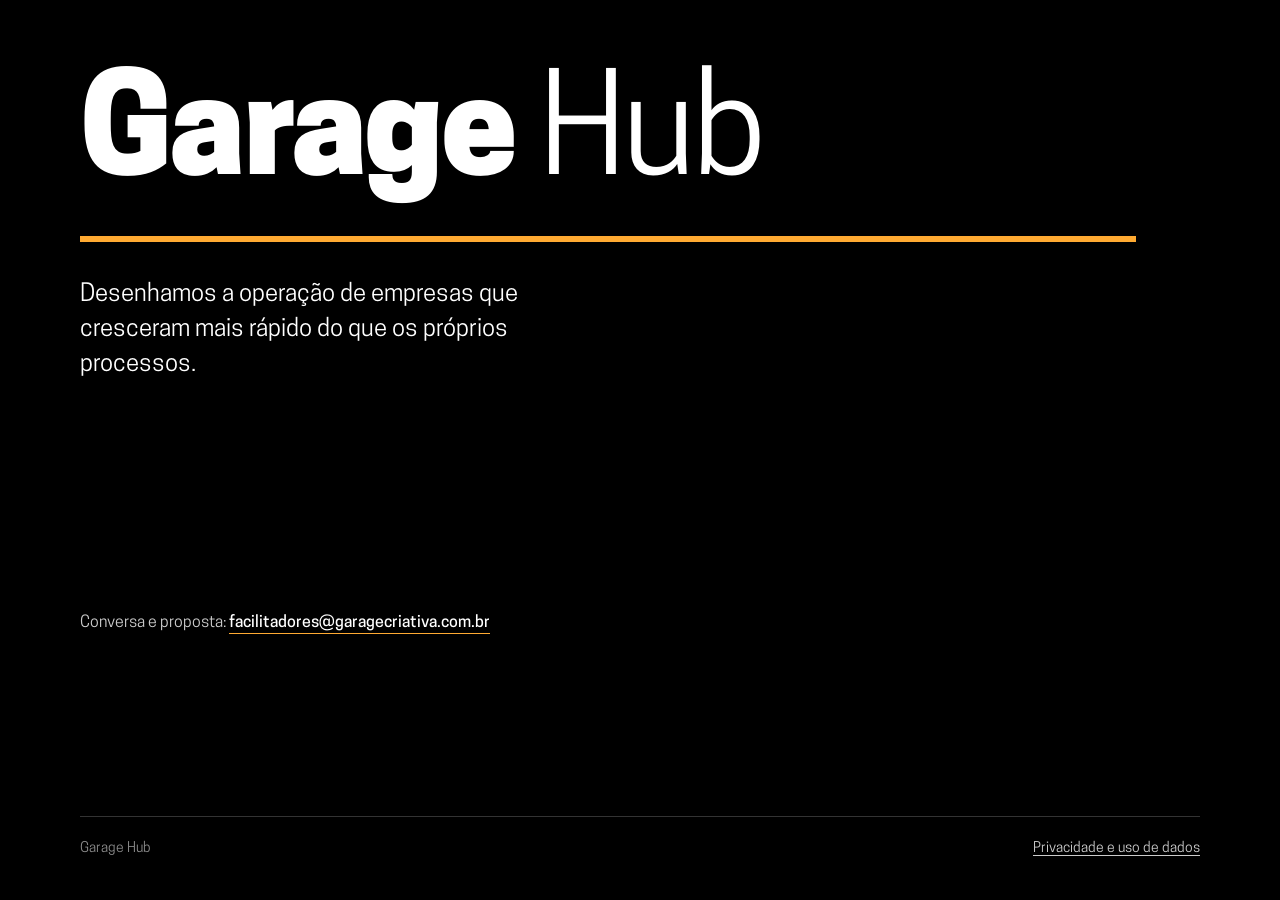
<file: index.html>
<!DOCTYPE html>
<html lang="pt-BR">
<head>
<meta charset="utf-8">
<meta name="viewport" content="width=device-width, initial-scale=1">
<title>Garage Hub</title>
<meta name="description" content="Garage Hub — service design e desenho de operação para empresas.">
<meta name="robots" content="index, follow">
<link rel="stylesheet" href="assets/garage.css">
<meta property="og:title" content="Garage Hub">
<meta property="og:description" content="Service design e desenho de operação para empresas.">
<meta property="og:type" content="website">
<meta property="og:url" content="https://garagehub.com.br/">
</head>
<body>

<main class="raiz envelope">

  <div class="bloco-marca">
    <h1 class="marca">Garage<span class="hub"> Hub</span></h1>
    <hr class="regua">
    <p class="linha-mestra">
      Desenhamos a operação de empresas que cresceram mais rápido do que os próprios processos.
    </p>
  </div>

  <div>
    <p class="contato">
      Conversa e proposta:
      <a href="mailto:facilitadores@garagecriativa.com.br">facilitadores@garagecriativa.com.br</a>
    </p>
  </div>

  <footer class="rodape">
    <span>Garage Hub</span>
    <a href="privacidade.html">Privacidade e uso de dados</a>
  </footer>

</main>

</body>
</html>
</file>
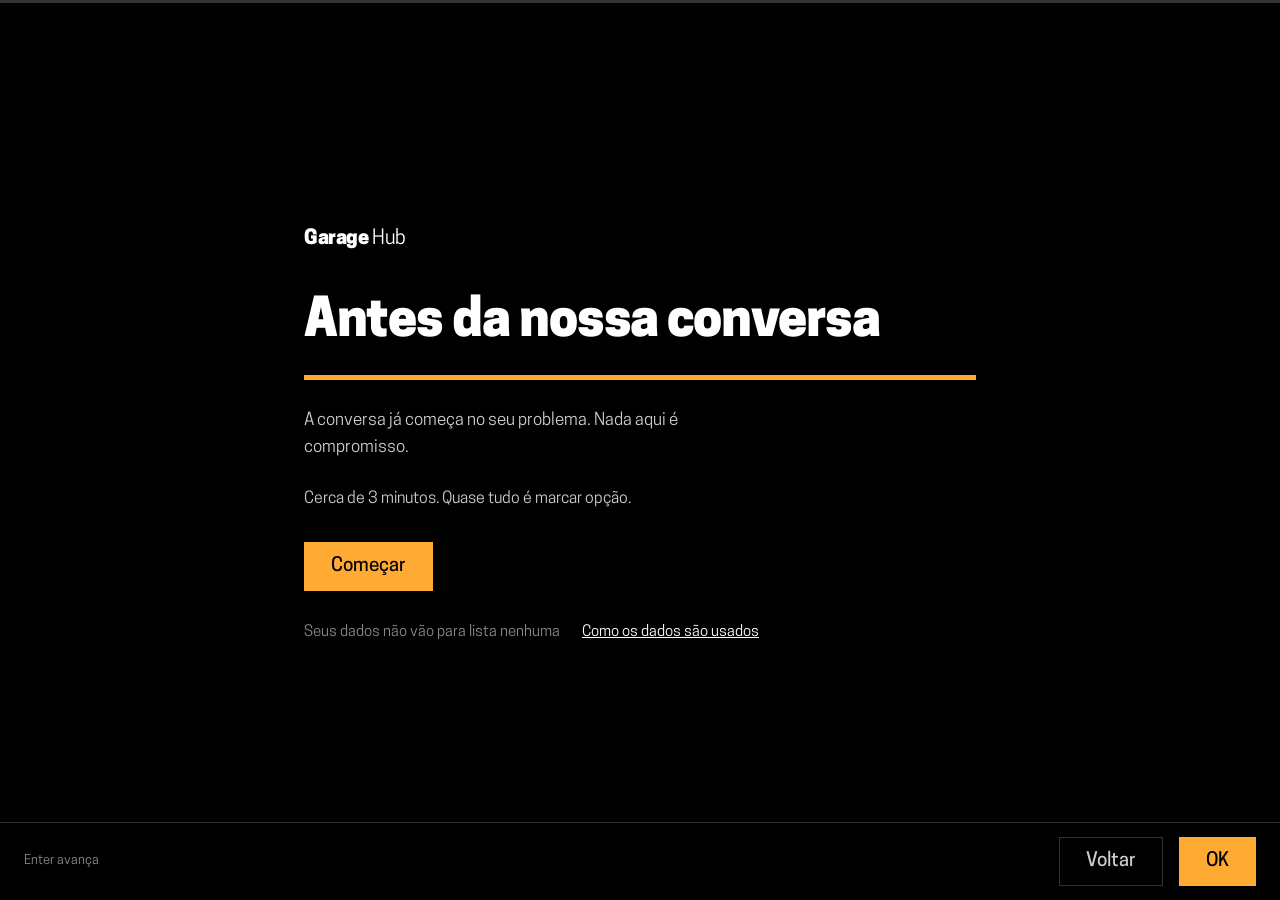
<file: bate-papo/index.html>
<!DOCTYPE html>
<html lang="pt-BR">
<head>
<meta charset="utf-8">
<meta name="viewport" content="width=device-width, initial-scale=1">
<title>Uma conversa rápida — Garage Hub</title>
<meta name="robots" content="noindex, nofollow">
<link rel="stylesheet" href="../assets/sala.css">
</head>
<body>
<div id="bar"><i></i></div>
<main class="palco" id="palco" aria-live="polite"></main>
<div class="barra" id="barra" hidden>
  <span class="dica">Enter avança</span>
  <button class="btn btn-vazio" id="voltar" type="button">Voltar</button>
  <button class="btn" id="avancar" type="button">OK</button>
</div>
<script>window.TRILHA='bate';</script>
<script src="../assets/sala.js"></script>
</body>
</html>
</file>
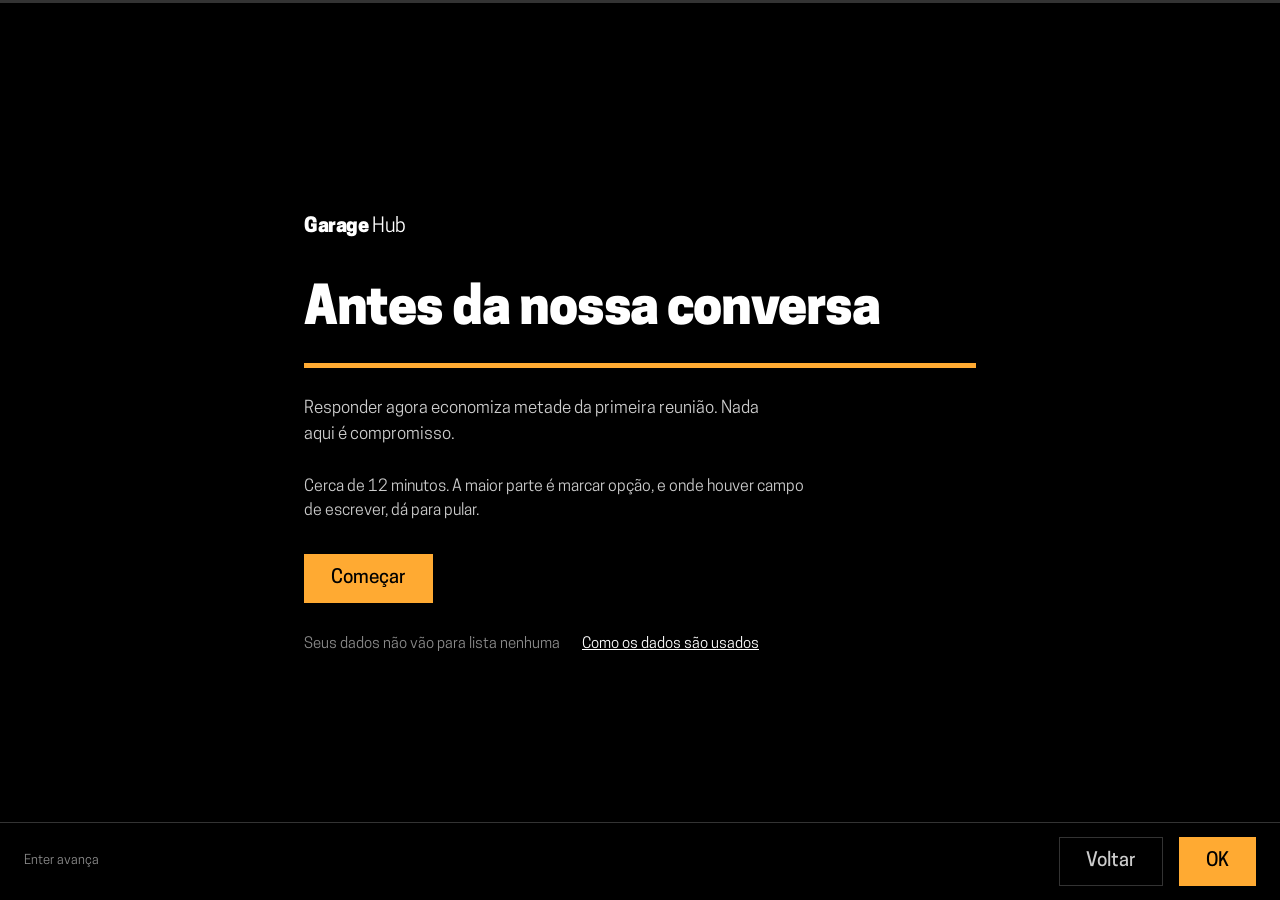
<file: brief/index.html>
<!DOCTYPE html>
<html lang="pt-BR">
<head>
<meta charset="utf-8">
<meta name="viewport" content="width=device-width, initial-scale=1">
<title>Antes da nossa conversa — Garage Hub</title>
<meta name="robots" content="noindex, nofollow">
<link rel="stylesheet" href="../assets/sala.css">
</head>
<body>
<div id="bar"><i></i></div>
<main class="palco" id="palco" aria-live="polite"></main>
<div class="barra" id="barra" hidden>
  <span class="dica">Enter avança</span>
  <button class="btn btn-vazio" id="voltar" type="button">Voltar</button>
  <button class="btn" id="avancar" type="button">OK</button>
</div>
<script>window.TRILHA='briefing';</script>
<script src="../assets/sala.js"></script>
</body>
</html>
</file>
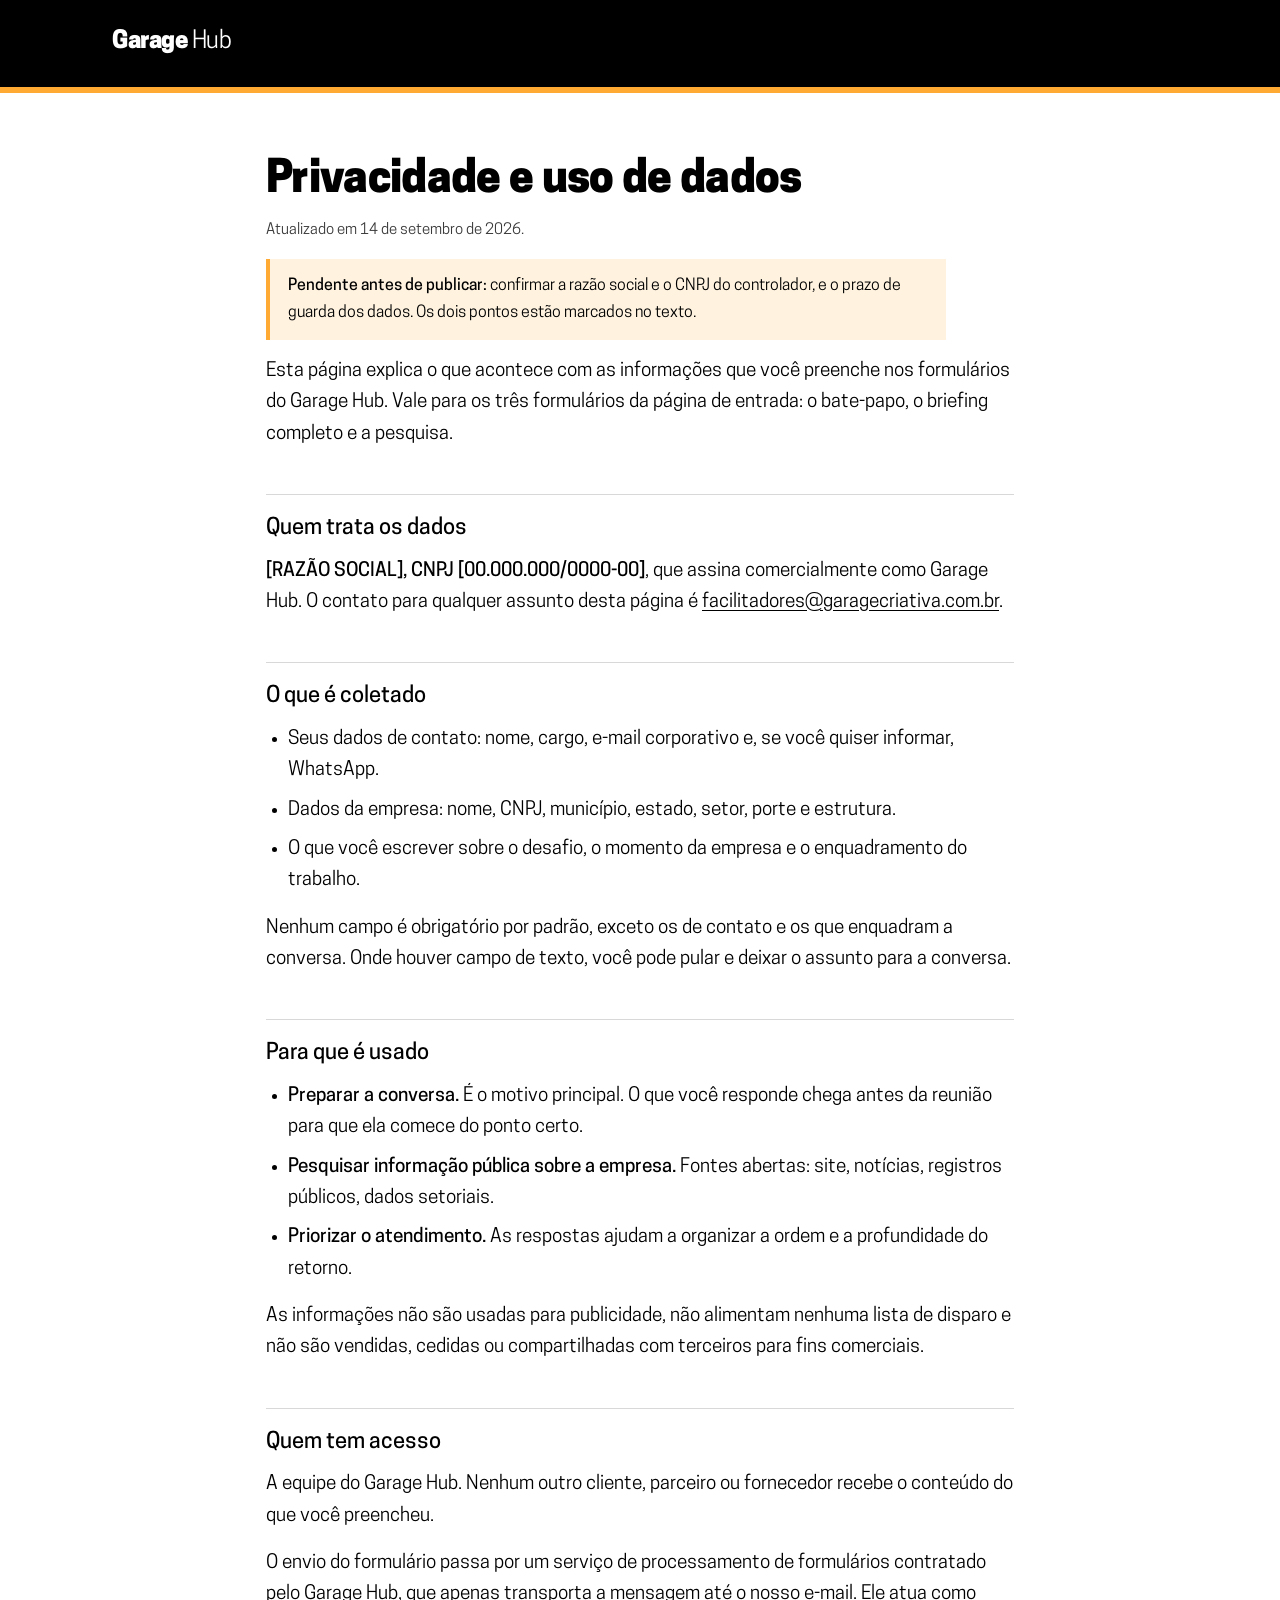
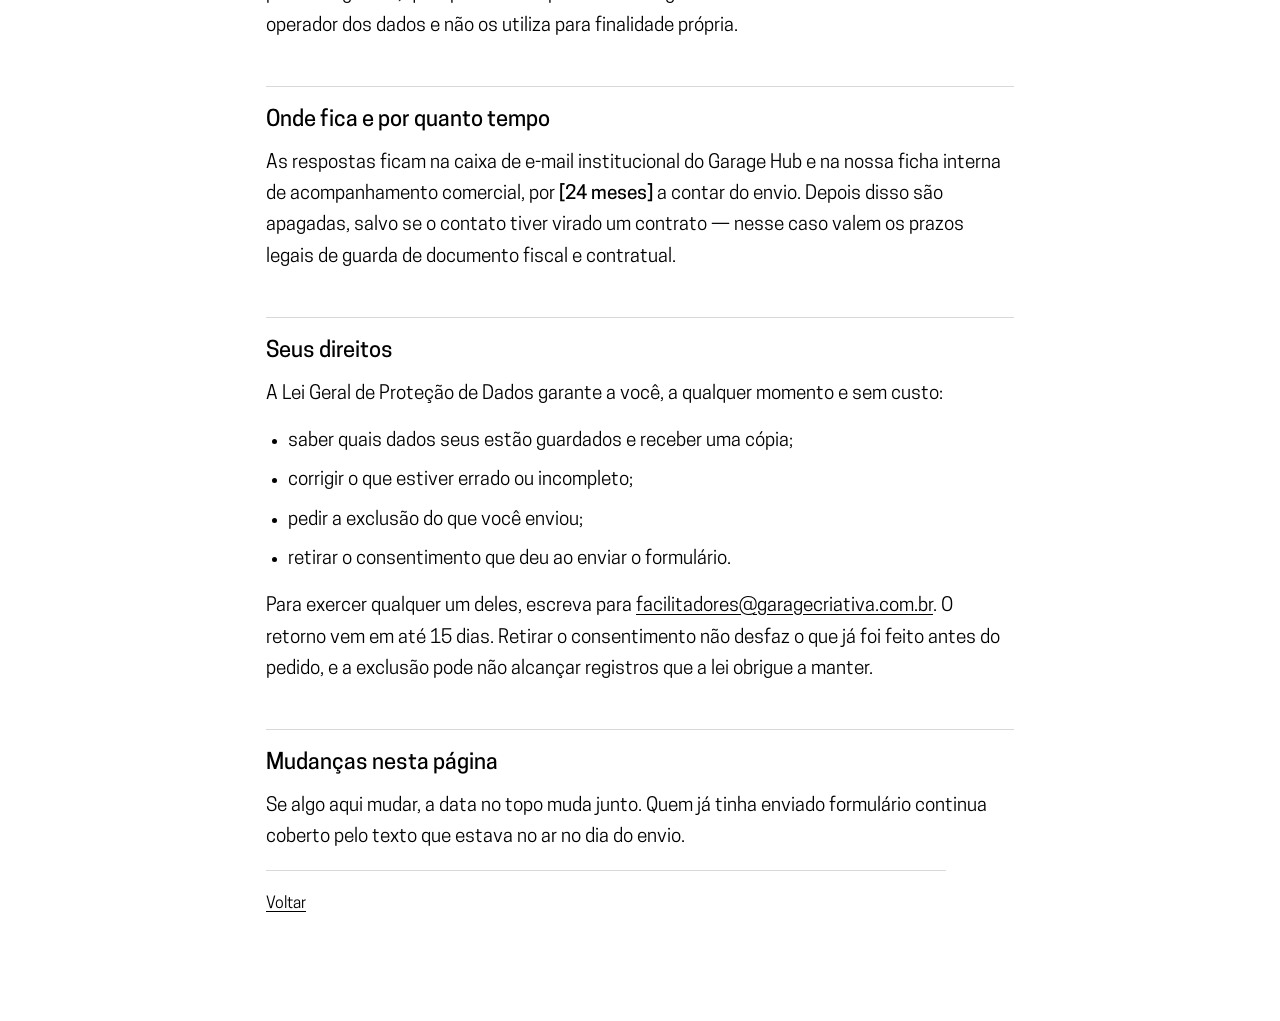
<file: privacidade.html>
<!DOCTYPE html>
<html lang="pt-BR">
<head>
<meta charset="utf-8">
<meta name="viewport" content="width=device-width, initial-scale=1">
<title>Privacidade e uso de dados — Garage Hub</title>
<meta name="description" content="O que o Garage Hub coleta nos formulários, para que usa, quem tem acesso e como pedir exclusão.">
<meta name="robots" content="index, follow">
<link rel="stylesheet" href="assets/garage.css">
</head>
<body>

<header class="faixa">
  <div class="envelope">
    <a href="index.html"><span class="marca">Garage<span class="hub"> Hub</span></span></a>
  </div>
</header>

<main class="papel">
  <div class="envelope">

    <h1>Privacidade e uso de dados</h1>
    <p class="data">Atualizado em 14 de setembro de 2026.</p>

    <p class="pendencia">
      <strong>Pendente antes de publicar:</strong> confirmar a razão social e o CNPJ do
      controlador, e o prazo de guarda dos dados. Os dois pontos estão marcados no texto.
    </p>

    <p>
      Esta página explica o que acontece com as informações que você preenche nos formulários
      do Garage Hub. Vale para os três formulários da página de entrada: o bate-papo, o briefing
      completo e a pesquisa.
    </p>

    <h2>Quem trata os dados</h2>
    <p>
      <strong>[RAZÃO SOCIAL], CNPJ [00.000.000/0000-00]</strong>, que assina comercialmente como
      Garage Hub. O contato para qualquer assunto desta página é
      <a href="mailto:facilitadores@garagecriativa.com.br">facilitadores@garagecriativa.com.br</a>.
    </p>

    <h2>O que é coletado</h2>
    <ul>
      <li>Seus dados de contato: nome, cargo, e-mail corporativo e, se você quiser informar, WhatsApp.</li>
      <li>Dados da empresa: nome, CNPJ, município, estado, setor, porte e estrutura.</li>
      <li>O que você escrever sobre o desafio, o momento da empresa e o enquadramento do trabalho.</li>
    </ul>
    <p>
      Nenhum campo é obrigatório por padrão, exceto os de contato e os que enquadram a conversa.
      Onde houver campo de texto, você pode pular e deixar o assunto para a conversa.
    </p>

    <h2>Para que é usado</h2>
    <ul>
      <li><strong>Preparar a conversa.</strong> É o motivo principal. O que você responde chega antes
        da reunião para que ela comece do ponto certo.</li>
      <li><strong>Pesquisar informação pública sobre a empresa.</strong> Fontes abertas: site, notícias,
        registros públicos, dados setoriais.</li>
      <li><strong>Priorizar o atendimento.</strong> As respostas ajudam a organizar a ordem e a
        profundidade do retorno.</li>
    </ul>
    <p>
      As informações não são usadas para publicidade, não alimentam nenhuma lista de disparo e
      não são vendidas, cedidas ou compartilhadas com terceiros para fins comerciais.
    </p>

    <h2>Quem tem acesso</h2>
    <p>
      A equipe do Garage Hub. Nenhum outro cliente, parceiro ou fornecedor recebe o conteúdo do
      que você preencheu.
    </p>
    <p>
      O envio do formulário passa por um serviço de processamento de formulários contratado
      pelo Garage Hub, que apenas transporta a mensagem até o nosso e-mail. Ele atua como
      operador dos dados e não os utiliza para finalidade própria.
    </p>

    <h2>Onde fica e por quanto tempo</h2>
    <p>
      As respostas ficam na caixa de e-mail institucional do Garage Hub e na nossa ficha interna
      de acompanhamento comercial, por <strong>[24 meses]</strong> a contar do envio. Depois disso são
      apagadas, salvo se o contato tiver virado um contrato — nesse caso valem os prazos legais
      de guarda de documento fiscal e contratual.
    </p>

    <h2>Seus direitos</h2>
    <p>
      A Lei Geral de Proteção de Dados garante a você, a qualquer momento e sem custo:
    </p>
    <ul>
      <li>saber quais dados seus estão guardados e receber uma cópia;</li>
      <li>corrigir o que estiver errado ou incompleto;</li>
      <li>pedir a exclusão do que você enviou;</li>
      <li>retirar o consentimento que deu ao enviar o formulário.</li>
    </ul>
    <p>
      Para exercer qualquer um deles, escreva para
      <a href="mailto:facilitadores@garagecriativa.com.br">facilitadores@garagecriativa.com.br</a>.
      O retorno vem em até 15 dias. Retirar o consentimento não desfaz o que já foi feito antes
      do pedido, e a exclusão pode não alcançar registros que a lei obrigue a manter.
    </p>

    <h2>Mudanças nesta página</h2>
    <p>
      Se algo aqui mudar, a data no topo muda junto. Quem já tinha enviado formulário continua
      coberto pelo texto que estava no ar no dia do envio.
    </p>

    <p class="volta"><a href="index.html">Voltar</a></p>

  </div>
</main>

</body>
</html>
</file>
<file: assets/garage.css>
/* =========================================================================
   Garage Hub — folha base
   Rich Black domina. Garage Yellow é estrutura, nunca fundo de área grande.
   Corpo em 19px. Linha de leitura curta. Contraste alto no texto secundário.
   ========================================================================= */

/* --- tipografia -----------------------------------------------------------
   Cooper Hewitt servida dos .otf originais em /assets/fontes/, sem conversão
   (SIL OFL 1.1, ver fontes/OFL.txt). Se faltarem, a pilha de fallback assume
   sem quebrar o layout.                                                     */
@font-face {
  font-family: 'Cooper Hewitt';
  src: local('Cooper Hewitt Book'), url('fontes/CooperHewitt-Book.otf') format('opentype');
  font-weight: 400; font-style: normal; font-display: swap;
}
@font-face {
  font-family: 'Cooper Hewitt';
  src: local('Cooper Hewitt Medium'), url('fontes/CooperHewitt-Medium.otf') format('opentype');
  font-weight: 500; font-style: normal; font-display: swap;
}
@font-face {
  font-family: 'Cooper Hewitt';
  src: local('Cooper Hewitt Heavy'), url('fontes/CooperHewitt-Heavy.otf') format('opentype');
  font-weight: 800; font-style: normal; font-display: swap;
}

:root {
  --preto: #000000;
  --amarelo: #FFAA32;
  --papel: #FFFFFF;
  --cinza-claro: #CCCCCC;   /* texto secundário sobre preto */
  --cinza-medio: #8A8A8A;   /* apoio sobre preto */
  --cinza-linha: #333333;   /* divisórias sobre preto */
  --cinza-texto: #3A3A3A;   /* texto secundário sobre papel */

  --fonte: 'Cooper Hewitt', 'Avenir Next', 'Segoe UI', Roboto, Helvetica, Arial, sans-serif;
  --corpo: 19px;
  --leitura: 68ch;
}

*, *::before, *::after { box-sizing: border-box; }

html { -webkit-text-size-adjust: 100%; }

body {
  margin: 0;
  background: var(--preto);
  color: var(--papel);
  font-family: var(--fonte);
  font-size: var(--corpo);
  font-weight: 400;
  line-height: 1.65;
  -webkit-font-smoothing: antialiased;
}

a { color: inherit; }

/* foco visível — amarelo só aqui e na régua */
a:focus-visible, button:focus-visible {
  outline: 2px solid var(--amarelo);
  outline-offset: 3px;
}

.envelope {
  max-width: 1120px;
  margin: 0 auto;
  padding: 0 32px;
}

/* --- marca --------------------------------------------------------------- */
.marca {
  font-weight: 800;
  letter-spacing: -0.02em;
  line-height: 1;
  margin: 0;
}
.marca .hub { font-weight: 400; }

/* --- raiz (holding) ------------------------------------------------------- */
.raiz {
  min-height: 100vh;
  min-height: 100svh;
  display: flex;
  flex-direction: column;
  justify-content: space-between;
  padding: 72px 0 40px;
}

.bloco-marca .marca {
  font-size: clamp(3.25rem, 11vw, 8.5rem);
}

/* a régua é a única peça amarela de área: estrutura, não fundo */
.regua {
  height: 6px;
  background: var(--amarelo);
  border: 0;
  margin: 28px 0 0;
  width: 100%;
  max-width: 1056px;
}

.linha-mestra {
  font-size: clamp(1.125rem, 2.4vw, 1.5rem);
  font-weight: 400;
  line-height: 1.45;
  max-width: 34ch;
  margin: 36px 0 0;
  color: var(--papel);
}

.contato {
  margin: 48px 0 0;
  font-size: 1rem;
  color: var(--cinza-claro);
}
.contato a {
  font-weight: 500;
  color: var(--papel);
  text-decoration: none;
  border-bottom: 1px solid var(--amarelo);
  padding-bottom: 2px;
}
.contato a:hover { color: var(--amarelo); }

.rodape {
  font-size: 0.875rem;
  color: var(--cinza-medio);
  border-top: 1px solid var(--cinza-linha);
  padding-top: 20px;
  display: flex;
  flex-wrap: wrap;
  gap: 8px 28px;
  justify-content: space-between;
}
.rodape a { color: var(--cinza-claro); text-decoration: underline; text-underline-offset: 3px; }
.rodape a:hover { color: var(--amarelo); }

/* --- páginas de leitura --------------------------------------------------- */
.faixa {
  background: var(--preto);
  padding: 28px 0;
  border-bottom: 6px solid var(--amarelo);
}
.faixa .marca { font-size: 1.5rem; }
.faixa a { text-decoration: none; }

.papel {
  background: var(--papel);
  color: var(--preto);
  padding: 64px 0 88px;
}
.papel .envelope { max-width: calc(var(--leitura) + 64px); }

.papel h1 {
  font-weight: 800;
  font-size: clamp(2rem, 5vw, 2.75rem);
  line-height: 1.12;
  letter-spacing: -0.015em;
  margin: 0 0 12px;
}

.data {
  color: var(--cinza-texto);
  font-size: 0.9375rem;
  margin: 0 0 44px;
}

.papel h2 {
  font-weight: 500;
  font-size: 1.375rem;
  line-height: 1.3;
  margin: 44px 0 12px;
  padding-top: 20px;
  border-top: 1px solid #D8D8D8;
}

.papel p, .papel li { max-width: var(--leitura); }
.papel p { margin: 0 0 16px; }
.papel ul { margin: 0 0 16px; padding-left: 22px; }
.papel li { margin-bottom: 8px; }

.papel a { color: var(--preto); text-decoration: underline; text-underline-offset: 3px; }
.papel strong { font-weight: 500; }

.pendencia {
  background: #FFF3E0;
  border-left: 4px solid var(--amarelo);
  padding: 14px 18px;
  font-size: 1rem;
  margin: 0 0 20px;
}

.volta {
  margin-top: 56px;
  padding-top: 20px;
  border-top: 1px solid #D8D8D8;
  font-size: 1rem;
}

@media (max-width: 600px) {
  :root { --corpo: 18px; }
  .envelope { padding: 0 22px; }
  .raiz { padding: 48px 0 32px; }
  .papel { padding: 44px 0 64px; }
}

@media (prefers-reduced-motion: reduce) {
  * { transition: none !important; animation: none !important; }
}
</file>
<file: assets/sala.css>
/* =========================================================================
   Sala de entrada — Garage Hub
   Motor compartilhado por /briefing e /bate-papo
   ========================================================================= */
@font-face{font-family:'Cooper Hewitt';src:local('Cooper Hewitt Book'),url('fontes/CooperHewitt-Book.otf') format('opentype');font-weight:400;font-display:swap}
@font-face{font-family:'Cooper Hewitt';src:local('Cooper Hewitt Medium'),url('fontes/CooperHewitt-Medium.otf') format('opentype');font-weight:500;font-display:swap}
@font-face{font-family:'Cooper Hewitt';src:local('Cooper Hewitt Semibold'),url('fontes/CooperHewitt-Semibold.otf') format('opentype');font-weight:600;font-display:swap}
@font-face{font-family:'Cooper Hewitt';src:local('Cooper Hewitt Bold'),url('fontes/CooperHewitt-Bold.otf') format('opentype');font-weight:700;font-display:swap}
@font-face{font-family:'Cooper Hewitt';src:local('Cooper Hewitt Heavy'),url('fontes/CooperHewitt-Heavy.otf') format('opentype');font-weight:800;font-display:swap}

:root{
  --preto:#000;--amarelo:#FFAA32;--papel:#fff;
  --cinza-claro:#CCC;--cinza-medio:#8A8A8A;--cinza-linha:#333;
  --fonte:'Cooper Hewitt','Avenir Next','Segoe UI',Roboto,Helvetica,Arial,sans-serif;
}
*,*::before,*::after{box-sizing:border-box}
html,body{height:100%}
body{margin:0;background:var(--preto);color:var(--papel);font-family:var(--fonte);
  font-size:19px;font-weight:400;line-height:1.55;-webkit-font-smoothing:antialiased}
button,input,select,textarea{font-family:inherit;font-size:inherit}
a{color:var(--papel)}
:focus-visible{outline:2px solid var(--amarelo);outline-offset:3px}

#bar{position:fixed;top:0;left:0;right:0;height:3px;background:var(--cinza-linha);z-index:20}
#bar i{display:block;height:100%;width:0;background:var(--amarelo);transition:width .25s}

.palco{min-height:100svh;display:flex;flex-direction:column;justify-content:center;
  padding:88px 24px 120px;max-width:720px;margin:0 auto}
.marca{font-weight:800;letter-spacing:-.02em;font-size:1.25rem;margin:0 0 40px}
.marca .hub{font-weight:400}

.idx{font-size:.8125rem;color:var(--cinza-medio);letter-spacing:.06em;margin-bottom:14px}
h1{font-weight:700;font-size:clamp(1.5rem,4.2vw,2.125rem);line-height:1.25;margin:0 0 10px;letter-spacing:-.01em}
.obrig{color:var(--amarelo);font-weight:400}
.help{color:var(--cinza-claro);font-size:1rem;margin:0 0 26px;max-width:52ch}
h1+.campos,h1+.opcoes,h1+input,h1+textarea{margin-top:26px}

label.lab{display:block;font-size:.9375rem;color:var(--cinza-claro);margin:0 0 8px}
label.lab i{font-style:normal;color:var(--cinza-medio)}
.campo{margin-bottom:26px}

input[type=text],input[type=email],input[type=tel],select,textarea{
  width:100%;background:transparent;color:var(--papel);border:0;border-bottom:1px solid var(--cinza-linha);
  padding:10px 0;transition:border-color .15s}
input:focus,select:focus,textarea:focus{border-bottom-color:var(--amarelo);outline:none}
input::placeholder,textarea::placeholder{color:#5A5A5A}
textarea{min-height:120px;resize:vertical;line-height:1.5}
select{appearance:none;background-image:linear-gradient(45deg,transparent 50%,var(--cinza-claro) 50%),
  linear-gradient(135deg,var(--cinza-claro) 50%,transparent 50%);
  background-position:calc(100% - 14px) 22px,calc(100% - 9px) 22px;
  background-size:5px 5px,5px 5px;background-repeat:no-repeat}
select option{background:#111;color:#fff}

.opcoes{display:flex;flex-direction:column;gap:9px}
.op{display:flex;align-items:flex-start;gap:12px;width:100%;text-align:left;cursor:pointer;
  background:transparent;color:var(--papel);border:1px solid var(--cinza-linha);
  padding:13px 16px;line-height:1.4;transition:border-color .12s,background .12s}
.op:hover{border-color:var(--cinza-medio)}
.op[aria-pressed=true]{border-color:var(--amarelo);background:rgba(255,170,50,.10)}
.op .tecla{color:var(--cinza-medio);font-size:.8125rem;min-width:1.1em;padding-top:.2em}
.op[aria-pressed=true] .tecla{color:var(--amarelo)}

.chips{display:flex;flex-wrap:wrap;gap:8px}
.chip{cursor:pointer;background:transparent;color:var(--papel);border:1px solid var(--cinza-linha);
  padding:9px 14px;line-height:1.3;font-size:.9375rem;transition:border-color .12s,background .12s}
.chip:hover{border-color:var(--cinza-medio)}
.chip[aria-pressed=true]{border-color:var(--amarelo);background:rgba(255,170,50,.10)}

.escape{margin-top:20px;background:transparent;border:0;border-bottom:1px dotted var(--cinza-medio);
  color:var(--cinza-medio);cursor:pointer;padding:2px 0;font-size:.9375rem}
.escape:hover{color:var(--amarelo);border-bottom-color:var(--amarelo)}
.pulado{border-left:2px solid var(--amarelo);padding:10px 0 10px 16px;color:var(--cinza-claro);margin:26px 0}
.erro{color:var(--amarelo);font-size:.9375rem;margin-top:14px;min-height:1.4em}

.aceite{display:flex;gap:14px;align-items:flex-start;border:1px solid var(--cinza-linha);padding:18px;margin-top:8px}
.aceite input{width:20px;height:20px;flex:0 0 auto;margin-top:3px;accent-color:var(--amarelo)}
.aceite label{font-size:1rem;color:var(--cinza-claro);line-height:1.5}
.aceite a{color:var(--amarelo)}

.barra{position:fixed;left:0;right:0;bottom:0;background:var(--preto);border-top:1px solid var(--cinza-linha);
  padding:14px 24px;display:flex;align-items:center;gap:16px;justify-content:flex-end;z-index:10}
.barra .dica{margin-right:auto;color:var(--cinza-medio);font-size:.8125rem}
.btn{cursor:pointer;border:1px solid var(--amarelo);background:var(--amarelo);color:var(--preto);
  font-weight:500;padding:11px 26px}
.btn:hover{background:#FFBB57;border-color:#FFBB57}
.btn-vazio{background:transparent;color:var(--cinza-claro);border-color:var(--cinza-linha)}
.btn-vazio:hover{background:transparent;border-color:var(--cinza-medio);color:var(--papel)}

.abertura h1{font-weight:800;font-size:clamp(2rem,6vw,3.25rem);letter-spacing:-.02em;line-height:1.08}
.regua{height:5px;background:var(--amarelo);border:0;margin:24px 0 28px;width:100%}
.selo{display:flex;flex-wrap:wrap;gap:8px 22px;color:var(--cinza-medio);font-size:.9375rem;margin:30px 0 0}
.retomar{border:1px solid var(--cinza-linha);padding:16px 18px;margin-bottom:26px;color:var(--cinza-claro);font-size:.9375rem}
.retomar button{margin-top:10px;margin-right:8px}
.comeco{margin-top:30px}

.fim h1{font-weight:800;font-size:clamp(1.75rem,5vw,2.5rem);letter-spacing:-.02em}
.fim p{color:var(--cinza-claro);max-width:46ch}

@media(max-width:600px){
  body{font-size:18px}
  .palco{padding:72px 20px 118px}
  .barra{padding:12px 20px}
  .barra .dica{display:none}
  .op .tecla{display:none}
}
@media(prefers-reduced-motion:reduce){*{transition:none!important}}
</file>
